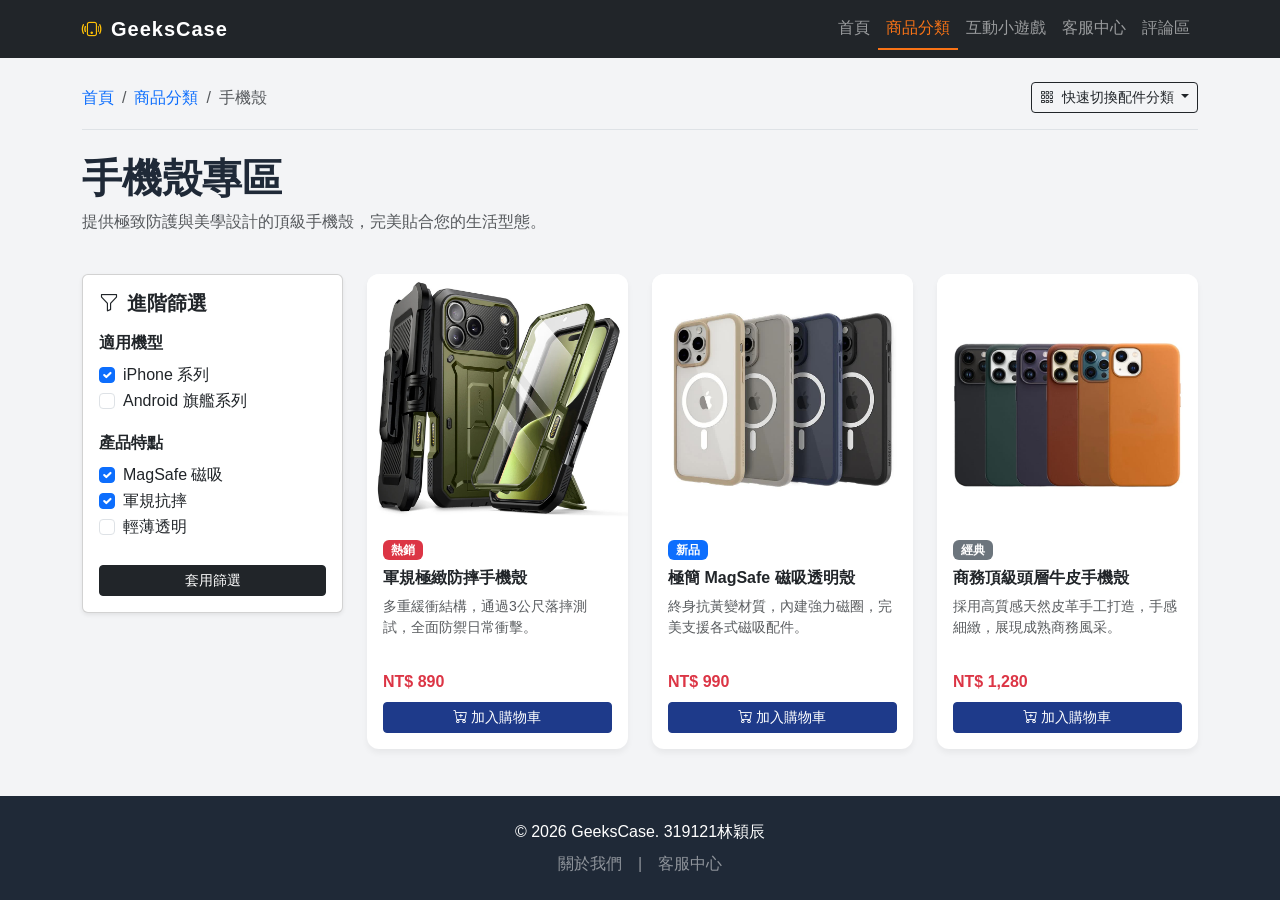
<file: case.html>
<!DOCTYPE html>
<html lang="zh-TW">
<head>
    <meta charset="UTF-8">
    <meta name="viewport" content="width=device-width, initial-scale=1.0">
    <title>GeeksCase | 手機殼專區</title>
    <link href="https://cdn.jsdelivr.net/npm/bootstrap@5.3.0/dist/css/bootstrap.min.css" rel="stylesheet">
    <link rel="stylesheet" href="css/style.css">
    <link rel="stylesheet" href="https://cdn.jsdelivr.net/npm/bootstrap-icons@1.11.0/font/bootstrap-icons.css">
</head>
<body>

    <nav class="navbar navbar-expand-lg navbar-dark bg-dark sticky-top">
        <div class="container">
            <a class="navbar-brand" href="index.html">
                <i class="bi bi-phone-vibrate text-warning me-2"></i>GeeksCase
            </a>
            <button class="navbar-toggler" type="button" data-bs-toggle="collapse" data-bs-target="#navbarNav">
                <span class="navbar-toggler-icon"></span>
            </button>
            <div class="collapse navbar-collapse" id="navbarNav">
                <ul class="navbar-nav ms-auto">
                    <li class="nav-item"><a class="nav-link" href="index.html">首頁</a></li>
                    <li class="nav-item"><a class="nav-link active" href="category.html">商品分類</a></li>
                    <li class="nav-item"><a class="nav-link" href="game.html">互動小遊戲</a></li>
                    <li class="nav-item"><a class="nav-link" href="support.html">客服中心</a></li>
                    <li class="nav-item"><a class="nav-link" href="reviews.html">評論區</a></li>
                </ul>
            </div>
        </div>
    </nav>

    <main class="container my-4">
        <div class="d-flex flex-column flex-md-row justify-content-between align-items-md-center border-bottom pb-3 mb-4 gap-3">
            <nav aria-label="breadcrumb" class="mb-0">
                <ol class="breadcrumb mb-0">
                    <li class="breadcrumb-item"><a href="index.html" class="text-decoration-none">首頁</a></li>
                    <li class="breadcrumb-item"><a href="category.html" class="text-decoration-none">商品分類</a></li>
                    <li class="breadcrumb-item active" aria-current="page">手機殼</li>
                </ol>
            </nav>

            <div class="dropdown">
                <button class="btn btn-outline-dark dropdown-toggle btn-sm" type="button" id="quickSwitchDropdown" data-bs-toggle="dropdown" aria-expanded="false">
                    <i class="bi bi-grid-3x3-gap me-1"></i> 快速切換配件分類
                </button>
                <ul class="dropdown-menu dropdown-menu-end" aria-labelledby="quickSwitchDropdown">
                    <li><a class="dropdown-menu-item dropdown-item active bg-dark" href="case.html">手機殼</a></li>
                    <li><a class="dropdown-menu-item dropdown-item" href="charger.html">充電器 / 充電線</a></li>
                    <li><a class="dropdown-menu-item dropdown-item" href="powerbank.html">行動電源</a></li>
                    <li><a class="dropdown-menu-item dropdown-item" href="stand.html">磁吸支架</a></li>
                    <li><a class="dropdown-menu-item dropdown-item" href="cooler.html">散熱器</a></li>
                </ul>
            </div>
        </div>

        <div class="row text-center text-md-start my-4">
            <div class="col-12">
                <h1 class="fw-bold">手機殼專區</h1>
                <p class="text-muted">提供極致防護與美學設計的頂級手機殼，完美貼合您的生活型態。</p>
            </div>
        </div>

        <div class="row">
            <aside class="col-lg-3 mb-4">
                <div class="card p-3 shadow-sm bg-white">
                    <h5 class="fw-bold mb-3"><i class="bi bi-funnel me-2"></i>進階篩選</h5>
                    
                    <div class="mb-3">
                        <label class="form-label fw-bold">適用機型</label>
                        <div class="form-check">
                            <input class="form-check-input" type="checkbox" id="model1" checked>
                            <label class="form-check-label" for="model1">iPhone 系列</label>
                        </div>
                        <div class="form-check">
                            <input class="form-check-input" type="checkbox" id="model2">
                            <label class="form-check-label" for="model2">Android 旗艦系列</label>
                        </div>
                    </div>

                    <div class="mb-3">
                        <label class="form-label fw-bold">產品特點</label>
                        <div class="form-check">
                            <input class="form-check-input" type="checkbox" id="feat1" checked>
                            <label class="form-check-label" for="feat1">MagSafe 磁吸</label>
                        </div>
                        <div class="form-check">
                            <input class="form-check-input" type="checkbox" id="feat2" checked>
                            <label class="form-check-label" for="feat2">軍規抗摔</label>
                        </div>
                        <div class="form-check">
                            <input class="form-check-input" type="checkbox" id="feat3">
                            <label class="form-check-label" for="feat3">輕薄透明</label>
                        </div>
                    </div>

                    <button class="btn btn-dark btn-sm w-100 mt-2">套用篩選</button>
                </div>
            </aside>

            <section class="col-lg-9">
                <div class="row g-4">
                    
                    <div class="col-md-4 col-sm-6">
                        <div class="card product-card h-100">
                            <img src="images/軍規極緻防摔手機殼.jpg" class="card-img-top" alt="軍規極緻防摔手機殼">
                            <div class="card-body d-flex flex-column">
                                <span class="badge bg-danger align-self-start mb-2">熱銷</span>
                                <h6 class="card-title fw-bold">軍規極緻防摔手機殼</h6>
                                <p class="card-text text-muted small flex-grow-1">多重緩衝結構，通過3公尺落摔測試，全面防禦日常衝擊。</p>
                                <div class="mt-3">
                                    <div class="text-danger fw-bold mb-2">NT$ 890</div>
                                    <button class="btn btn-primary btn-sm w-100"><i class="bi bi-cart-plus me-1"></i>加入購物車</button>
                                </div>
                            </div>
                        </div>
                    </div>

                    <div class="col-md-4 col-sm-6">
                        <div class="card product-card h-100">
                            <img src="images/手機殼.jpg" class="card-img-top" alt="極簡磁吸透明殼">
                            <div class="card-body d-flex flex-column">
                                <span class="badge bg-primary align-self-start mb-2">新品</span>
                                <h6 class="card-title fw-bold">極簡 MagSafe 磁吸透明殼</h6>
                                <p class="card-text text-muted small flex-grow-1">終身抗黃變材質，內建強力磁圈，完美支援各式磁吸配件。</p>
                                <div class="mt-3">
                                    <div class="text-danger fw-bold mb-2">NT$ 990</div>
                                    <button class="btn btn-primary btn-sm w-100"><i class="bi bi-cart-plus me-1"></i>加入購物車</button>
                                </div>
                            </div>
                        </div>
                    </div>

                    <div class="col-md-4 col-sm-6">
                        <div class="card product-card h-100">
                            <img src="images/商務頂級頭層牛皮手機殼.jpg" class="card-img-top" alt="商務頂級皮革手機殼">
                            <div class="card-body d-flex flex-column">
                                <span class="badge bg-secondary align-self-start mb-2">經典</span>
                                <h6 class="card-title fw-bold">商務頂級頭層牛皮手機殼</h6>
                                <p class="card-text text-muted small flex-grow-1">採用高質感天然皮革手工打造，手感細緻，展現成熟商務風采。</p>
                                <div class="mt-3">
                                    <div class="text-danger fw-bold mb-2">NT$ 1,280</div>
                                    <button class="btn btn-primary btn-sm w-100"><i class="bi bi-cart-plus me-1"></i>加入購物車</button>
                                </div>
                            </div>
                        </div>
                    </div>

                </div>
            </section>
        </div>
    </main>

    <footer class="text-white py-4 mt-auto">
        <div class="container text-center">
            <p class="mb-2">&copy; 2026 GeeksCase. 319121林穎辰</p>
            <div class="d-flex justify-content-center gap-3">
                <a href="about.html" class="text-white-50 text-decoration-none">關於我們</a>
                <span class="text-white-50">|</span>
                <a href="support.html" class="text-white-50 text-decoration-none">客服中心</a>
            </div>
        </div>
    </footer>

    <script src="https://cdn.jsdelivr.net/npm/bootstrap@5.3.0/dist/js/bootstrap.bundle.min.js"></script>
    <script src="js/main.js"></script>
</body>
</html>
</file>
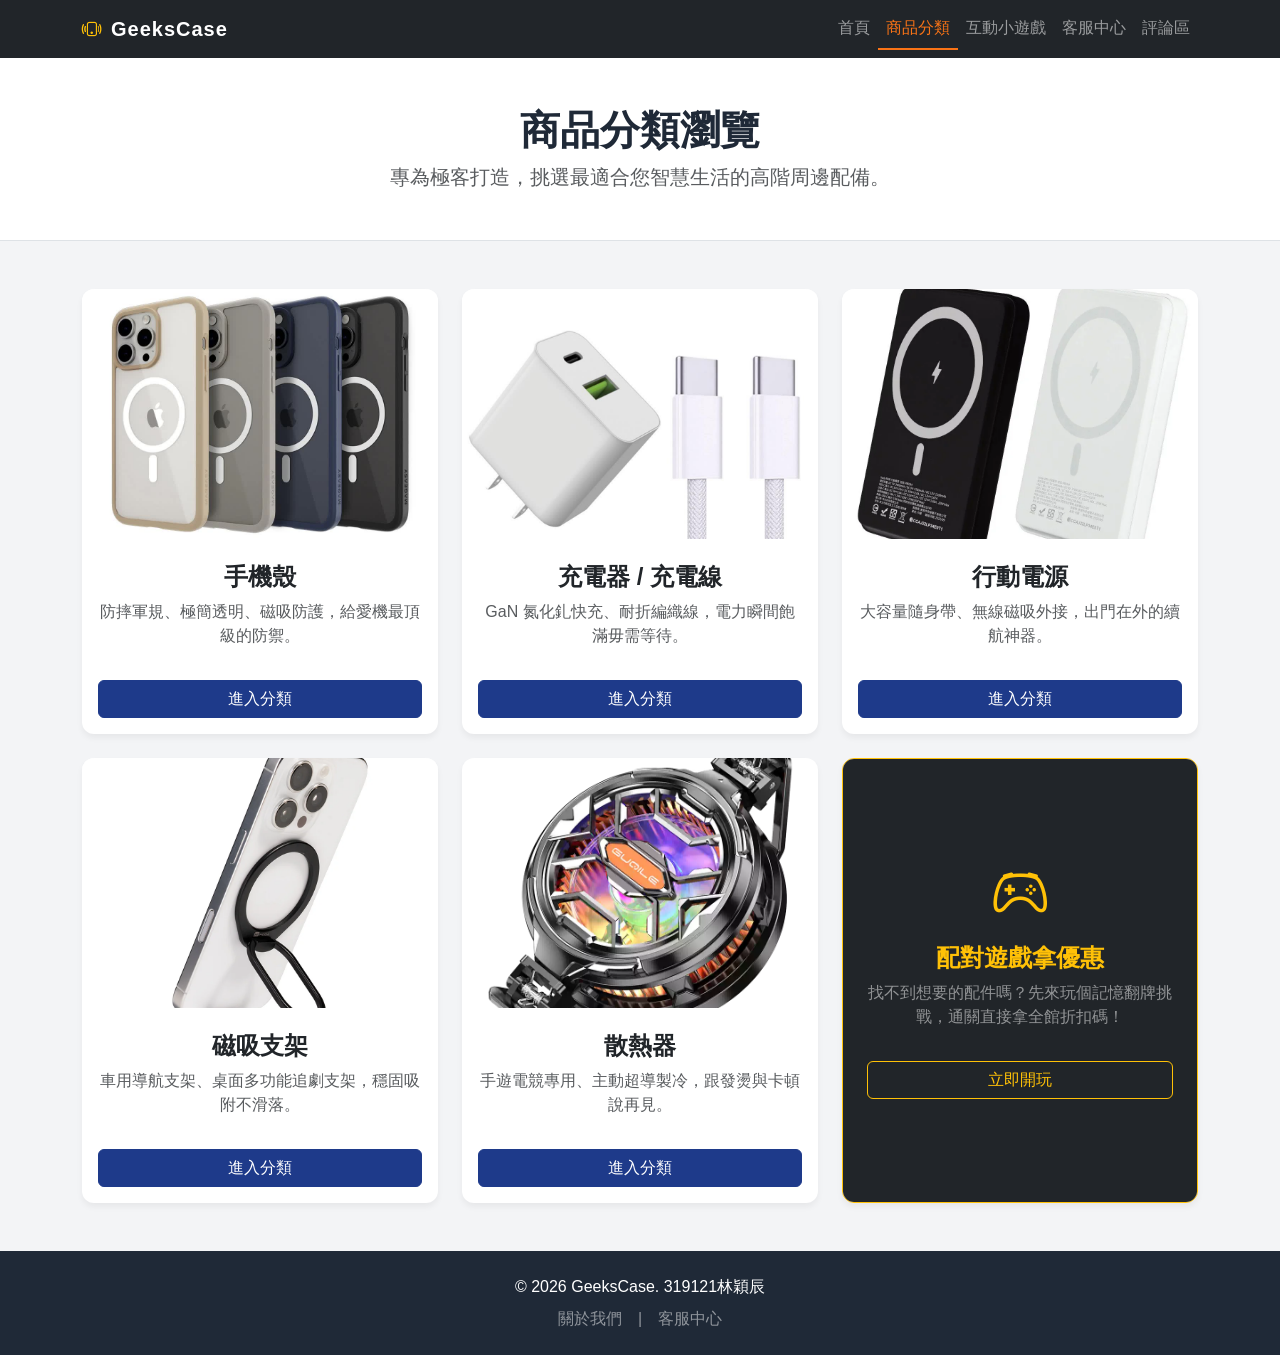
<file: category.html>
<!DOCTYPE html>
<html lang="zh-TW">
<head>
    <meta charset="UTF-8">
    <meta name="viewport" content="width=device-width, initial-scale=1.0">
    <title>GeeksCase | 商品分類</title>
    <link href="https://cdn.jsdelivr.net/npm/bootstrap@5.3.0/dist/css/bootstrap.min.css" rel="stylesheet">
    <link rel="stylesheet" href="css/style.css">
    <link rel="stylesheet" href="https://cdn.jsdelivr.net/npm/bootstrap-icons@1.11.0/font/bootstrap-icons.css">
</head>
<body>

    <nav class="navbar navbar-expand-lg navbar-dark bg-dark sticky-top">
        <div class="container">
            <a class="navbar-brand" href="index.html">
                <i class="bi bi-phone-vibrate text-warning me-2"></i>GeeksCase
            </a>
            <button class="navbar-toggler" type="button" data-bs-toggle="collapse" data-bs-target="#navbarNav">
                <span class="navbar-toggler-icon"></span>
            </button>
            <div class="collapse navbar-collapse" id="navbarNav">
                <ul class="navbar-nav ms-auto">
                    <li class="nav-item"><a class="nav-link" href="index.html">首頁</a></li>
                    <li class="nav-item"><a class="nav-link active" href="category.html">商品分類</a></li>
                    <li class="nav-item"><a class="nav-link" href="game.html">互動小遊戲</a></li>
                    <li class="nav-item"><a class="nav-link" href="support.html">客服中心</a></li>
                    <li class="nav-item"><a class="nav-link" href="reviews.html">評論區</a></li>
                </ul>
            </div>
        </div>
    </nav>

    <header class="bg-white py-5 border-bottom mb-5">
        <div class="container text-center">
            <h1 class="fw-bold mb-2">商品分類瀏覽</h1>
            <p class="text-muted lead mb-0">專為極客打造，挑選最適合您智慧生活的高階周邊配備。</p>
        </div>
    </header>

    <main class="container mb-5">
        <div class="row g-4">
            
            <div class="col-md-4 col-sm-6">
                <div class="card product-card h-100">
                    <img src="images/手機殼.jpg" class="card-img-top" alt="手機殼分類">
                    <div class="card-body d-flex flex-column text-center">
                        <h4 class="card-title fw-bold mt-2">手機殼</h4>
                        <p class="card-text text-muted flex-grow-1">防摔軍規、極簡透明、磁吸防護，給愛機最頂級的防禦。</p>
                        <a href="case.html" class="btn btn-primary w-100 mt-3">進入分類</a>
                    </div>
                </div>
            </div>

            <div class="col-md-4 col-sm-6">
                <div class="card product-card h-100">
                    <img src="images/充電器.jpg" class="card-img-top" alt="充電器/充電線分類">
                    <div class="card-body d-flex flex-column text-center">
                        <h4 class="card-title fw-bold mt-2">充電器 / 充電線</h4>
                        <p class="card-text text-muted flex-grow-1">GaN 氮化釓快充、耐折編織線，電力瞬間飽滿毋需等待。</p>
                        <a href="charger.html" class="btn btn-primary w-100 mt-3">進入分類</a>
                    </div>
                </div>
            </div>

            <div class="col-md-4 col-sm-6">
                <div class="card product-card h-100">
                    <img src="images/行動電源.jpg" class="card-img-top" alt="行動電源分類">
                    <div class="card-body d-flex flex-column text-center">
                        <h4 class="card-title fw-bold mt-2">行動電源</h4>
                        <p class="card-text text-muted flex-grow-1">大容量隨身帶、無線磁吸外接，出門在外的續航神器。</p>
                        <a href="powerbank.html" class="btn btn-primary w-100 mt-3">進入分類</a>
                    </div>
                </div>
            </div>

            <div class="col-md-4 col-sm-6">
                <div class="card product-card h-100">
                    <img src="images/磁吸支架.jpg" class="card-img-top" alt="磁吸支架分類">
                    <div class="card-body d-flex flex-column text-center">
                        <h4 class="card-title fw-bold mt-2">磁吸支架</h4>
                        <p class="card-text text-muted flex-grow-1">車用導航支架、桌面多功能追劇支架，穩固吸附不滑落。</p>
                        <a href="stand.html" class="btn btn-primary w-100 mt-3">進入分類</a>
                    </div>
                </div>
            </div>

            <div class="col-md-4 col-sm-6">
                <div class="card product-card h-100">
                    <img src="images/散熱器.jpg" class="card-img-top" alt="散熱器分類">
                    <div class="card-body d-flex flex-column text-center">
                        <h4 class="card-title fw-bold mt-2">散熱器</h4>
                        <p class="card-text text-muted flex-grow-1">手遊電競專用、主動超導製冷，跟發燙與卡頓說再見。</p>
                        <a href="cooler.html" class="btn btn-primary w-100 mt-3">進入分類</a>
                    </div>
                </div>
            </div>

            <div class="col-md-4 col-sm-6">
                <div class="card product-card h-100 border border-warning">
                    <div class="card-body d-flex flex-column justify-content-center align-items-center text-center bg-dark text-white p-4">
                        <i class="bi bi-controller text-warning display-4 mb-3"></i>
                        <h4 class="card-title fw-bold text-warning">配對遊戲拿優惠</h4>
                        <p class="card-text text-white-50">找不到想要的配件嗎？先來玩個記憶翻牌挑戰，通關直接拿全館折扣碼！</p>
                        <a href="game.html" class="btn btn-outline-warning w-100 mt-3">立即開玩</a>
                    </div>
                </div>
            </div>

        </div>
    </main>

    <footer class="text-white py-4 mt-auto">
        <div class="container text-center">
            <p class="mb-2">&copy; 2026 GeeksCase. 319121林穎辰</p>
            <div class="d-flex justify-content-center gap-3">
                <a href="about.html" class="text-white-50 text-decoration-none">關於我們</a>
                <span class="text-white-50">|</span>
                <a href="support.html" class="text-white-50 text-decoration-none">客服中心</a>
            </div>
        </div>
    </footer>

    <script src="https://cdn.jsdelivr.net/npm/bootstrap@5.3.0/dist/js/bootstrap.bundle.min.js"></script>
    <script src="js/main.js"></script>
</body>
</html>
</file>
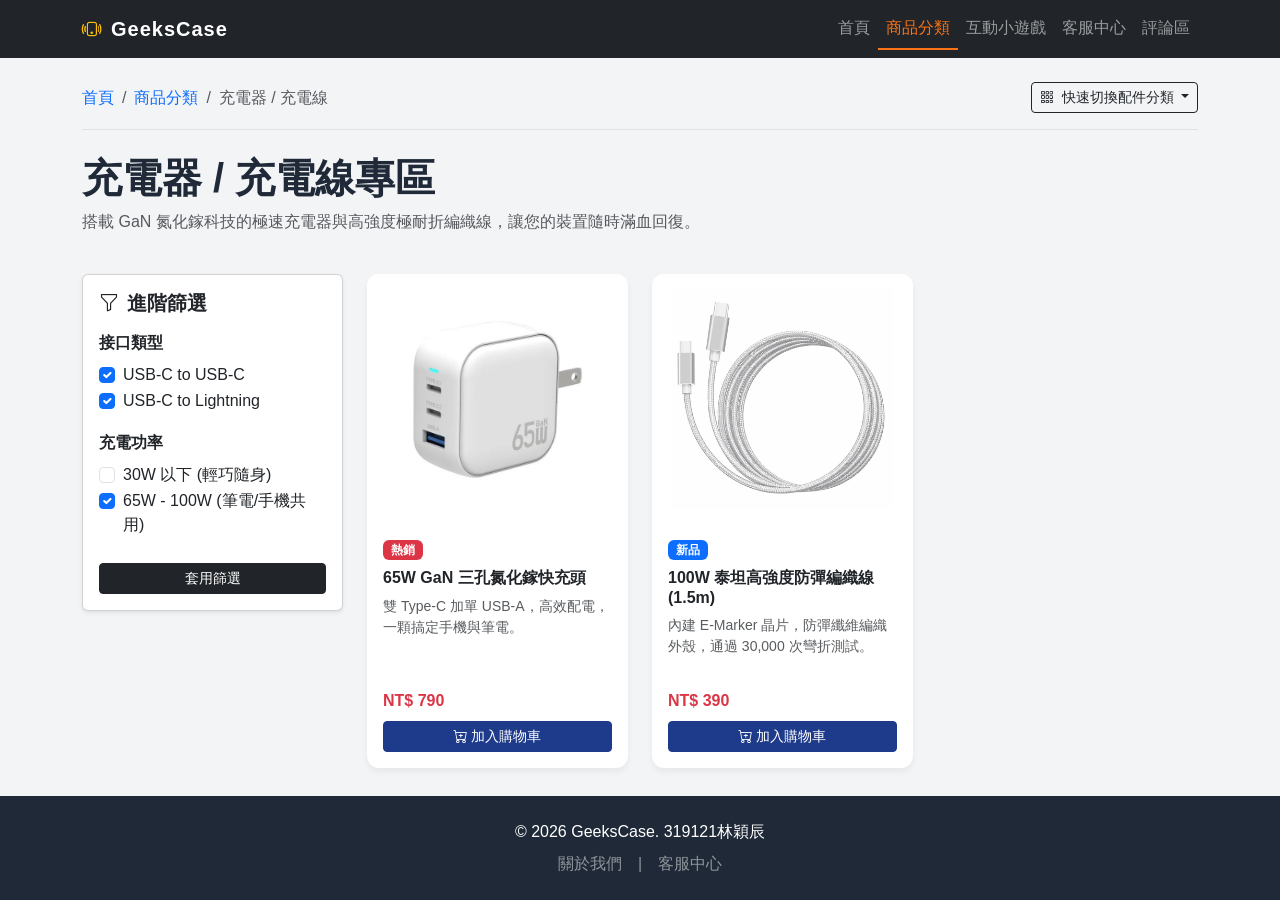
<file: charger.html>
<!DOCTYPE html>
<html lang="zh-TW">
<head>
    <meta charset="UTF-8">
    <meta name="viewport" content="width=device-width, initial-scale=1.0">
    <title>GeeksCase | 充電器與充電線</title>
    <link href="https://cdn.jsdelivr.net/npm/bootstrap@5.3.0/dist/css/bootstrap.min.css" rel="stylesheet">
    <link rel="stylesheet" href="css/style.css">
    <link rel="stylesheet" href="https://cdn.jsdelivr.net/npm/bootstrap-icons@1.11.0/font/bootstrap-icons.css">
</head>
<body>

    <nav class="navbar navbar-expand-lg navbar-dark bg-dark sticky-top">
        <div class="container">
            <a class="navbar-brand" href="index.html">
                <i class="bi bi-phone-vibrate text-warning me-2"></i>GeeksCase
            </a>
            <button class="navbar-toggler" type="button" data-bs-toggle="collapse" data-bs-target="#navbarNav">
                <span class="navbar-toggler-icon"></span>
            </button>
            <div class="collapse navbar-collapse" id="navbarNav">
                <ul class="navbar-nav ms-auto">
                    <li class="nav-item"><a class="nav-link" href="index.html">首頁</a></li>
                    <li class="nav-item"><a class="nav-link active" href="category.html">商品分類</a></li>
                    <li class="nav-item"><a class="nav-link" href="game.html">互動小遊戲</a></li>
                    <li class="nav-item"><a class="nav-link" href="support.html">客服中心</a></li>
                    <li class="nav-item"><a class="nav-link" href="reviews.html">評論區</a></li>
                </ul>
            </div>
        </div>
    </nav>

    <main class="container my-4">
        <div class="d-flex flex-column flex-md-row justify-content-between align-items-md-center border-bottom pb-3 mb-4 gap-3">
            <nav aria-label="breadcrumb" class="mb-0">
                <ol class="breadcrumb mb-0">
                    <li class="breadcrumb-item"><a href="index.html" class="text-decoration-none">首頁</a></li>
                    <li class="breadcrumb-item"><a href="category.html" class="text-decoration-none">商品分類</a></li>
                    <li class="breadcrumb-item active" aria-current="page">充電器 / 充電線</li>
                </ol>
            </nav>

            <div class="dropdown">
                <button class="btn btn-outline-dark dropdown-toggle btn-sm" type="button" id="quickSwitchDropdown" data-bs-toggle="dropdown" aria-expanded="false">
                    <i class="bi bi-grid-3x3-gap me-1"></i> 快速切換配件分類
                </button>
                <ul class="dropdown-menu dropdown-menu-end" aria-labelledby="quickSwitchDropdown">
                    <li><a class="dropdown-menu-item dropdown-item" href="case.html">手機殼</a></li>
                    <li><a class="dropdown-menu-item dropdown-item active bg-dark" href="charger.html">充電器 / 充電線</a></li>
                    <li><a class="dropdown-menu-item dropdown-item" href="powerbank.html">行動電源</a></li>
                    <li><a class="dropdown-menu-item dropdown-item" href="stand.html">磁吸支架</a></li>
                    <li><a class="dropdown-menu-item dropdown-item" href="cooler.html">散熱器</a></li>
                </ul>
            </div>
        </div>

        <div class="row text-center text-md-start my-4">
            <div class="col-12">
                <h1 class="fw-bold">充電器 / 充電線專區</h1>
                <p class="text-muted">搭載 GaN 氮化鎵科技的極速充電器與高強度極耐折編織線，讓您的裝置隨時滿血回復。</p>
            </div>
        </div>

        <div class="row">
            <aside class="col-lg-3 mb-4">
                <div class="card p-3 shadow-sm bg-white">
                    <h5 class="fw-bold mb-3"><i class="bi bi-funnel me-2"></i>進階篩選</h5>
                    
                    <div class="mb-3">
                        <label class="form-label fw-bold">接口類型</label>
                        <div class="form-check">
                            <input class="form-check-input" type="checkbox" id="port1" checked>
                            <label class="form-check-label" for="port1">USB-C to USB-C</label>
                        </div>
                        <div class="form-check">
                            <input class="form-check-input" type="checkbox" id="port2" checked>
                            <label class="form-check-label" for="port2">USB-C to Lightning</label>
                        </div>
                    </div>

                    <div class="mb-3">
                        <label class="form-label fw-bold">充電功率</label>
                        <div class="form-check">
                            <input class="form-check-input" type="checkbox" id="watt1">
                            <label class="form-check-label" for="watt1">30W 以下 (輕巧隨身)</label>
                        </div>
                        <div class="form-check">
                            <input class="form-check-input" type="checkbox" id="watt2" checked>
                            <label class="form-check-label" for="watt2">65W - 100W (筆電/手機共用)</label>
                        </div>
                    </div>

                    <button class="btn btn-dark btn-sm w-100 mt-2">套用篩選</button>
                </div>
            </aside>

            <section class="col-lg-9">
                <div class="row g-4">
                    
                    <div class="col-md-4 col-sm-6">
                        <div class="card product-card h-100">
                            <img src="images/三孔氮化鎵快充頭.jpg" class="card-img-top" alt="65W氮化鎵充電器">
                            <div class="card-body d-flex flex-column">
                                <span class="badge bg-danger align-self-start mb-2">熱銷</span>
                                <h6 class="card-title fw-bold">65W GaN 三孔氮化鎵快充頭</h6>
                                <p class="card-text text-muted small flex-grow-1">雙 Type-C 加單 USB-A，高效配電，一顆搞定手機與筆電。</p>
                                <div class="mt-3">
                                    <div class="text-danger fw-bold mb-2">NT$ 790</div>
                                    <button class="btn btn-primary btn-sm w-100"><i class="bi bi-cart-plus me-1"></i>加入購物車</button>
                                </div>
                            </div>
                        </div>
                    </div>

                    <div class="col-md-4 col-sm-6">
                        <div class="card product-card h-100">
                            <img src="images/泰坦編織快充線.jpg" class="card-img-top" alt="泰坦編織快充線">
                            <div class="card-body d-flex flex-column">
                                <span class="badge bg-primary align-self-start mb-2">新品</span>
                                <h6 class="card-title fw-bold">100W 泰坦高強度防彈編織線 (1.5m)</h6>
                                <p class="card-text text-muted small flex-grow-1">內建 E-Marker 晶片，防彈纖維編織外殼，通過 30,000 次彎折測試。</p>
                                <div class="mt-3">
                                    <div class="text-danger fw-bold mb-2">NT$ 390</div>
                                    <button class="btn btn-primary btn-sm w-100"><i class="bi bi-cart-plus me-1"></i>加入購物車</button>
                                </div>
                            </div>
                        </div>
                    </div>

                </div>
            </section>
        </div>
    </main>

    <footer class="text-white py-4 mt-auto">
        <div class="container text-center">
            <p class="mb-2">&copy; 2026 GeeksCase. 319121林穎辰</p>
            <div class="d-flex justify-content-center gap-3">
                <a href="about.html" class="text-white-50 text-decoration-none">關於我們</a>
                <span class="text-white-50">|</span>
                <a href="support.html" class="text-white-50 text-decoration-none">客服中心</a>
            </div>
        </div>
    </footer>

    <script src="https://cdn.jsdelivr.net/npm/bootstrap@5.3.0/dist/js/bootstrap.bundle.min.js"></script>
    <script src="js/main.js"></script>
</body>
</html>
</file>
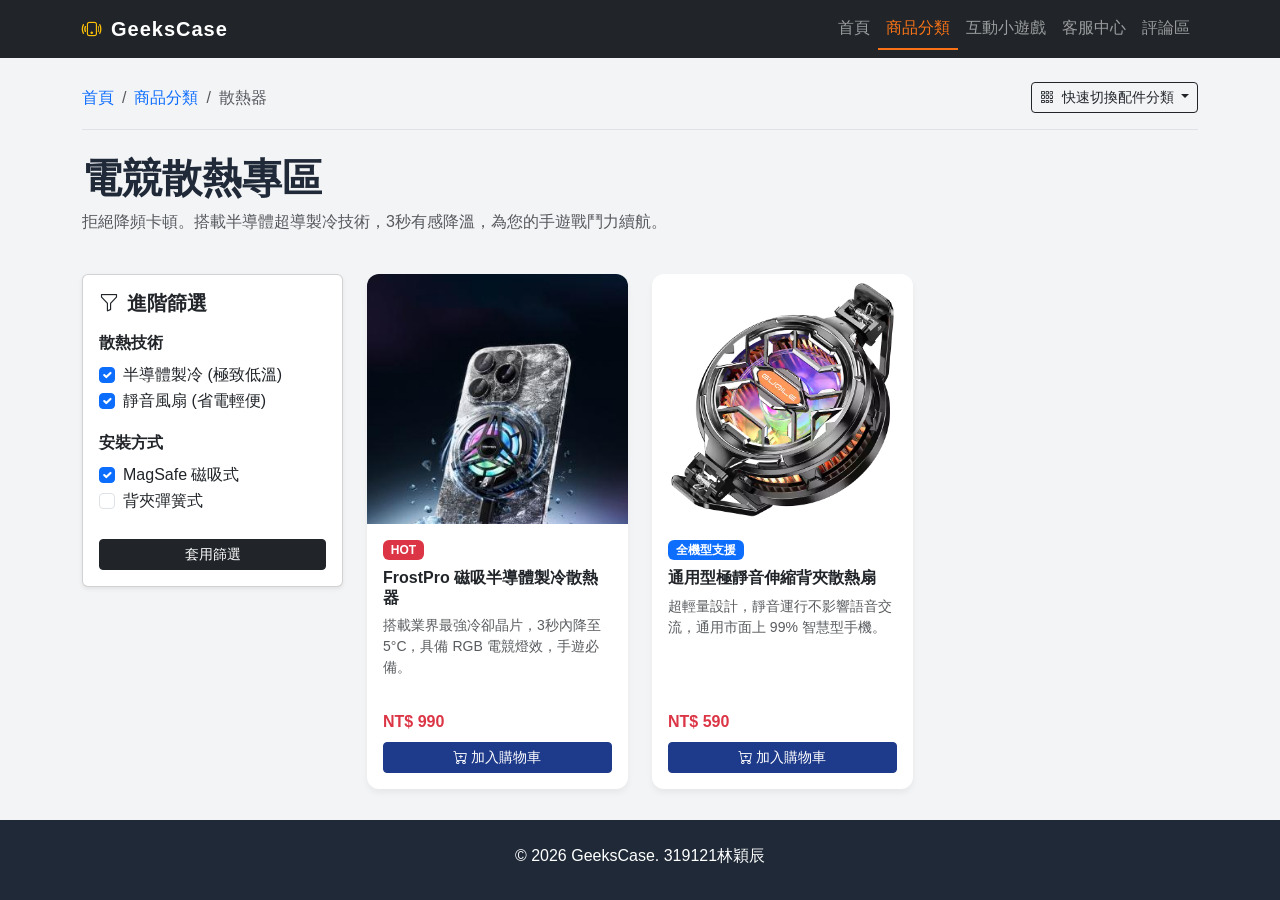
<file: cooler.html>
<!DOCTYPE html>
<html lang="zh-TW">
<head>
    <meta charset="UTF-8">
    <meta name="viewport" content="width=device-width, initial-scale=1.0">
    <title>GeeksCase | 手遊散熱專區</title>
    <link href="https://cdn.jsdelivr.net/npm/bootstrap@5.3.0/dist/css/bootstrap.min.css" rel="stylesheet">
    <link rel="stylesheet" href="css/style.css">
    <link rel="stylesheet" href="https://cdn.jsdelivr.net/npm/bootstrap-icons@1.11.0/font/bootstrap-icons.css">
</head>
<body>

    <nav class="navbar navbar-expand-lg navbar-dark bg-dark sticky-top">
        <div class="container">
            <a class="navbar-brand" href="index.html">
                <i class="bi bi-phone-vibrate text-warning me-2"></i>GeeksCase
            </a>
            <button class="navbar-toggler" type="button" data-bs-toggle="collapse" data-bs-target="#navbarNav">
                <span class="navbar-toggler-icon"></span>
            </button>
            <div class="collapse navbar-collapse" id="navbarNav">
                <ul class="navbar-nav ms-auto">
                    <li class="nav-item"><a class="nav-link" href="index.html">首頁</a></li>
                    <li class="nav-item"><a class="nav-link active" href="category.html">商品分類</a></li>
                    <li class="nav-item"><a class="nav-link" href="game.html">互動小遊戲</a></li>
                    <li class="nav-item"><a class="nav-link" href="support.html">客服中心</a></li>
                    <li class="nav-item"><a class="nav-link" href="reviews.html">評論區</a></li>
                </ul>
            </div>
        </div>
    </nav>

    <main class="container my-4">
        <div class="d-flex flex-column flex-md-row justify-content-between align-items-md-center border-bottom pb-3 mb-4 gap-3">
            <nav aria-label="breadcrumb" class="mb-0">
                <ol class="breadcrumb mb-0">
                    <li class="breadcrumb-item"><a href="index.html" class="text-decoration-none">首頁</a></li>
                    <li class="breadcrumb-item"><a href="category.html" class="text-decoration-none">商品分類</a></li>
                    <li class="breadcrumb-item active" aria-current="page">散熱器</li>
                </ol>
            </nav>

            <div class="dropdown">
                <button class="btn btn-outline-dark dropdown-toggle btn-sm" type="button" id="quickSwitchDropdown" data-bs-toggle="dropdown" aria-expanded="false">
                    <i class="bi bi-grid-3x3-gap me-1"></i> 快速切換配件分類
                </button>
                <ul class="dropdown-menu dropdown-menu-end" aria-labelledby="quickSwitchDropdown">
                    <li><a class="dropdown-item" href="case.html">手機殼</a></li>
                    <li><a class="dropdown-item" href="charger.html">充電器 / 充電線</a></li>
                    <li><a class="dropdown-item" href="powerbank.html">行動電源</a></li>
                    <li><a class="dropdown-item" href="stand.html">磁吸支架</a></li>
                    <li><a class="dropdown-item active bg-dark" href="cooler.html">散熱器</a></li>
                </ul>
            </div>
        </div>

        <div class="row text-center text-md-start my-4">
            <div class="col-12">
                <h1 class="fw-bold">電競散熱專區</h1>
                <p class="text-muted">拒絕降頻卡頓。搭載半導體超導製冷技術，3秒有感降溫，為您的手遊戰鬥力續航。</p>
            </div>
        </div>

        <div class="row">
            <aside class="col-lg-3 mb-4">
                <div class="card p-3 shadow-sm bg-white">
                    <h5 class="fw-bold mb-3"><i class="bi bi-funnel me-2"></i>進階篩選</h5>
                    
                    <div class="mb-3">
                        <label class="form-label fw-bold">散熱技術</label>
                        <div class="form-check">
                            <input class="form-check-input" type="checkbox" id="cool1" checked>
                            <label class="form-check-label" for="cool1">半導體製冷 (極致低溫)</label>
                        </div>
                        <div class="form-check">
                            <input class="form-check-input" type="checkbox" id="cool2" checked>
                            <label class="form-check-label" for="cool2">靜音風扇 (省電輕便)</label>
                        </div>
                    </div>

                    <div class="mb-3">
                        <label class="form-label fw-bold">安裝方式</label>
                        <div class="form-check">
                            <input class="form-check-input" type="checkbox" id="fix1" checked>
                            <label class="form-check-label" for="fix1">MagSafe 磁吸式</label>
                        </div>
                        <div class="form-check">
                            <input class="form-check-input" type="checkbox" id="fix2">
                            <label class="form-check-label" for="fix2">背夾彈簧式</label>
                        </div>
                    </div>

                    <button class="btn btn-dark btn-sm w-100 mt-2">套用篩選</button>
                </div>
            </aside>

            <section class="col-lg-9">
                <div class="row g-4">
                    
                    <div class="col-md-4 col-sm-6">
                        <div class="card product-card h-100">
                            <img src="images/極速製冷器.jpg" class="card-img-top" alt="極速製冷器">
                            <div class="card-body d-flex flex-column">
                                <span class="badge bg-danger align-self-start mb-2">HOT</span>
                                <h6 class="card-title fw-bold">FrostPro 磁吸半導體製冷散熱器</h6>
                                <p class="card-text text-muted small flex-grow-1">搭載業界最強冷卻晶片，3秒內降至 5°C，具備 RGB 電競燈效，手遊必備。</p>
                                <div class="mt-3">
                                    <div class="text-danger fw-bold mb-2">NT$ 990</div>
                                    <button class="btn btn-primary btn-sm w-100"><i class="bi bi-cart-plus me-1"></i>加入購物車</button>
                                </div>
                            </div>
                        </div>
                    </div>

                    <div class="col-md-4 col-sm-6">
                        <div class="card product-card h-100">
                            <img src="images/散熱器.jpg" class="card-img-top" alt="背夾散熱器">
                            <div class="card-body d-flex flex-column">
                                <span class="badge bg-primary align-self-start mb-2">全機型支援</span>
                                <h6 class="card-title fw-bold">通用型極靜音伸縮背夾散熱扇</h6>
                                <p class="card-text text-muted small flex-grow-1">超輕量設計，靜音運行不影響語音交流，通用市面上 99% 智慧型手機。</p>
                                <div class="mt-3">
                                    <div class="text-danger fw-bold mb-2">NT$ 590</div>
                                    <button class="btn btn-primary btn-sm w-100"><i class="bi bi-cart-plus me-1"></i>加入購物車</button>
                                </div>
                            </div>
                        </div>
                    </div>

                </div>
            </section>
        </div>
    </main>

    <footer class="text-white py-4 mt-auto">
        <div class="container text-center">
            <p class="mb-2">&copy; 2026 GeeksCase. 319121林穎辰</p>
        </div>
    </footer>

    <script src="https://cdn.jsdelivr.net/npm/bootstrap@5.3.0/dist/js/bootstrap.bundle.min.js"></script>
    <script src="js/main.js"></script>
</body>
</html>
</file>
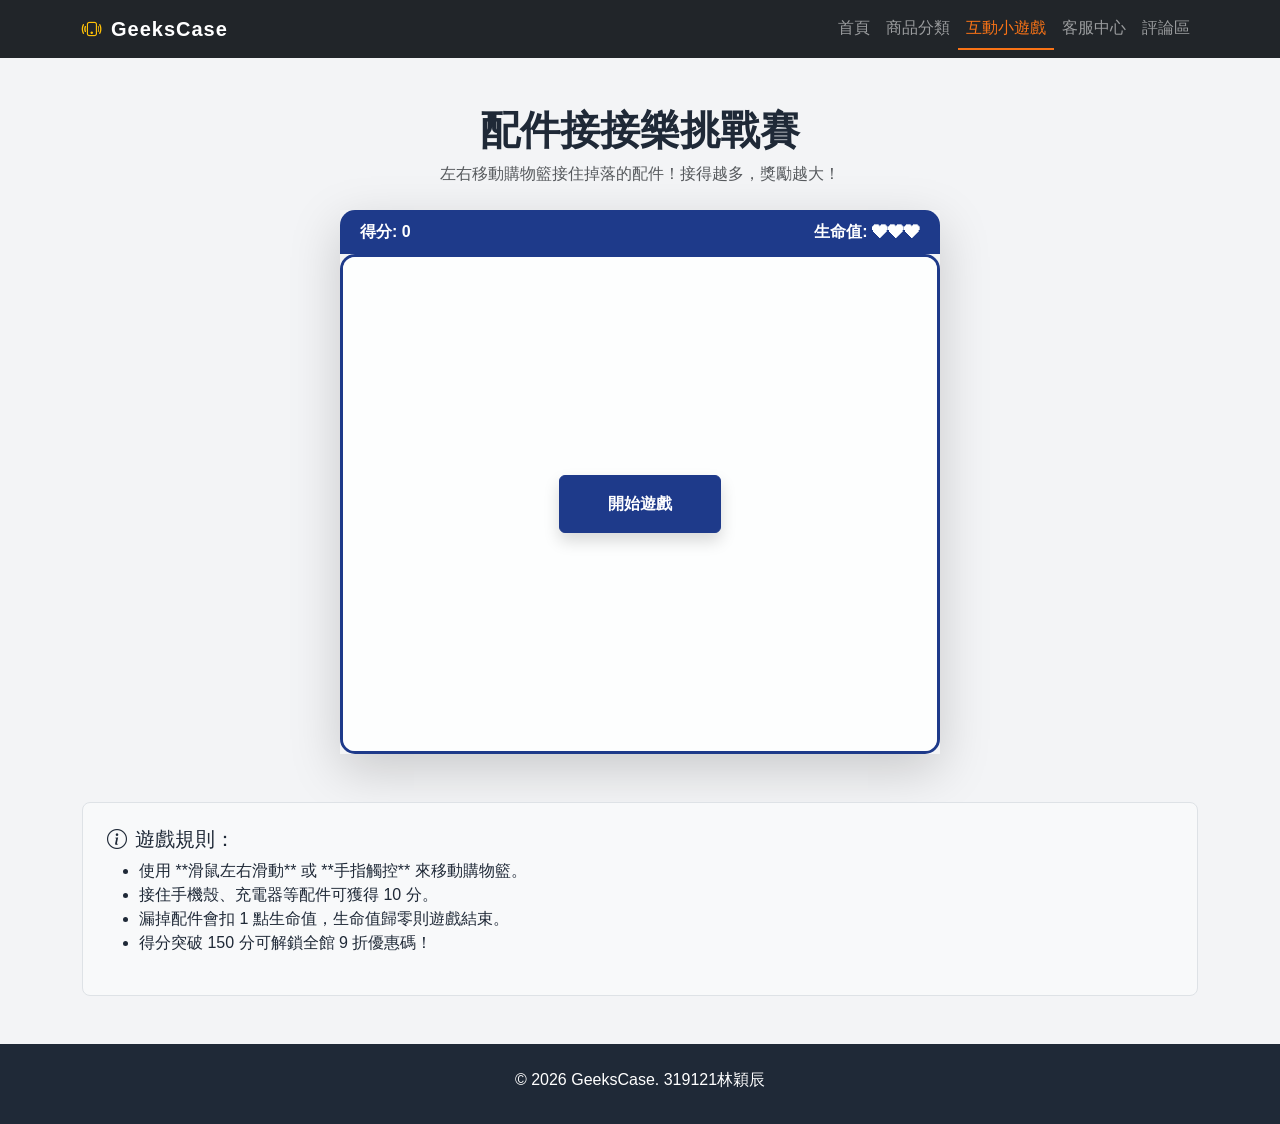
<file: game.html>
<!DOCTYPE html>
<html lang="zh-TW">
<head>
    <meta charset="UTF-8">
    <meta name="viewport" content="width=device-width, initial-scale=1.0">
    <title>GeeksCase | 接配件挑戰賽</title>
    <link href="https://cdn.jsdelivr.net/npm/bootstrap@5.3.0/dist/css/bootstrap.min.css" rel="stylesheet">
    <link rel="stylesheet" href="css/style.css">
    <link rel="stylesheet" href="https://cdn.jsdelivr.net/npm/bootstrap-icons@1.11.0/font/bootstrap-icons.css">
    <style>
        /* 針對遊戲頁面的額外局部樣式，稍後我會整合進 style.css */
        #game-canvas-container {
            width: 100%;
            max-width: 800px;
            height: 500px;
            margin: 0 auto;
            position: relative;
            background-color: #f8fafc;
            border: 3px solid #1e3a8a;
            border-radius: 15px;
            overflow: hidden; /* 防止配件掉到框外 */
            cursor: none;    /* 在遊戲區域隱藏滑鼠，用籃子代替 */
        }
        
        .game-info-bar {
            display: flex;
            justify-content: space-between;
            padding: 10px 20px;
            background: #1e3a8a;
            color: white;
            border-radius: 15px 15px 0 0;
            font-weight: bold;
        }

        #game-over-overlay {
            position: absolute;
            top: 0;
            left: 0;
            width: 100%;
            height: 100%;
            background: rgba(0,0,0,0.85);
            display: none; /* 預設隱藏 */
            flex-direction: column;
            justify-content: center;
            align-items: center;
            color: white;
            z-index: 100;
        }
    </style>
</head>
<body>

    <nav class="navbar navbar-expand-lg navbar-dark bg-dark sticky-top">
        <div class="container">
            <a class="navbar-brand" href="index.html">
                <i class="bi bi-phone-vibrate text-warning me-2"></i>GeeksCase
            </a>
            <button class="navbar-toggler" type="button" data-bs-toggle="collapse" data-bs-target="#navbarNav">
                <span class="navbar-toggler-icon"></span>
            </button>
            <div class="collapse navbar-collapse" id="navbarNav">
                <ul class="navbar-nav ms-auto">
                    <li class="nav-item"><a class="nav-link" href="index.html">首頁</a></li>
                    <li class="nav-item"><a class="nav-link" href="category.html">商品分類</a></li>
                    <li class="nav-item"><a class="nav-link active" href="game.html">互動小遊戲</a></li>
                    <li class="nav-item"><a class="nav-link" href="support.html">客服中心</a></li>
                    <li class="nav-item"><a class="nav-link" href="reviews.html">評論區</a></li>
                </ul>
            </div>
        </div>
    </nav>

    <main class="container my-5">
        <div class="text-center mb-4">
            <h1 class="fw-bold">配件接接樂挑戰賽</h1>
            <p class="text-muted">左右移動購物籃接住掉落的配件！接得越多，獎勵越大！</p>
        </div>

        <div class="game-container shadow-lg">
            <div class="game-info-bar">
                <span>得分: <span id="game-score">0</span></span>
                <span>生命值: <span id="game-lives">❤❤❤</span></span>
            </div>
            
            <div id="game-canvas-container">
                <div id="game-over-overlay">
                    <h2 class="display-4 fw-bold text-warning">遊戲結束!</h2>
                    <p class="lead">最終得分: <span id="final-score">0</span></p>
                    <div id="reward-msg" class="mb-4 text-center px-3"></div>
                    <button class="btn btn-warning btn-lg fw-bold" onclick="resetGame()">重新挑戰</button>
                </div>

                <div id="game-start-overlay" style="position: absolute; width:100%; height:100%; display:flex; justify-content:center; align-items:center; background:rgba(255,255,255,0.8); z-index:10;">
                    <button class="btn btn-primary btn-xl px-5 py-3 fw-bold shadow" onclick="startGame()">開始遊戲</button>
                </div>

                <canvas id="gameCanvas"></canvas>
            </div>
        </div>

        <div class="mt-5 p-4 bg-light rounded-3 border">
            <h5><i class="bi bi-info-circle me-2"></i>遊戲規則：</h5>
            <ul>
                <li>使用 **滑鼠左右滑動** 或 **手指觸控** 來移動購物籃。</li>
                <li>接住手機殼、充電器等配件可獲得 10 分。</li>
                <li>漏掉配件會扣 1 點生命值，生命值歸零則遊戲結束。</li>
                <li>得分突破 150 分可解鎖全館 9 折優惠碼！</li>
            </ul>
        </div>
    </main>

    <footer class="text-white py-4 mt-auto">
        <div class="container text-center">
            <p class="mb-2">&copy; 2026 GeeksCase. 319121林穎辰</p>
        </div>
    </footer>

    <script src="https://cdn.jsdelivr.net/npm/bootstrap@5.3.0/dist/js/bootstrap.bundle.min.js"></script>
    <script src="js/main.js"></script>
</body>
</html>
</file>
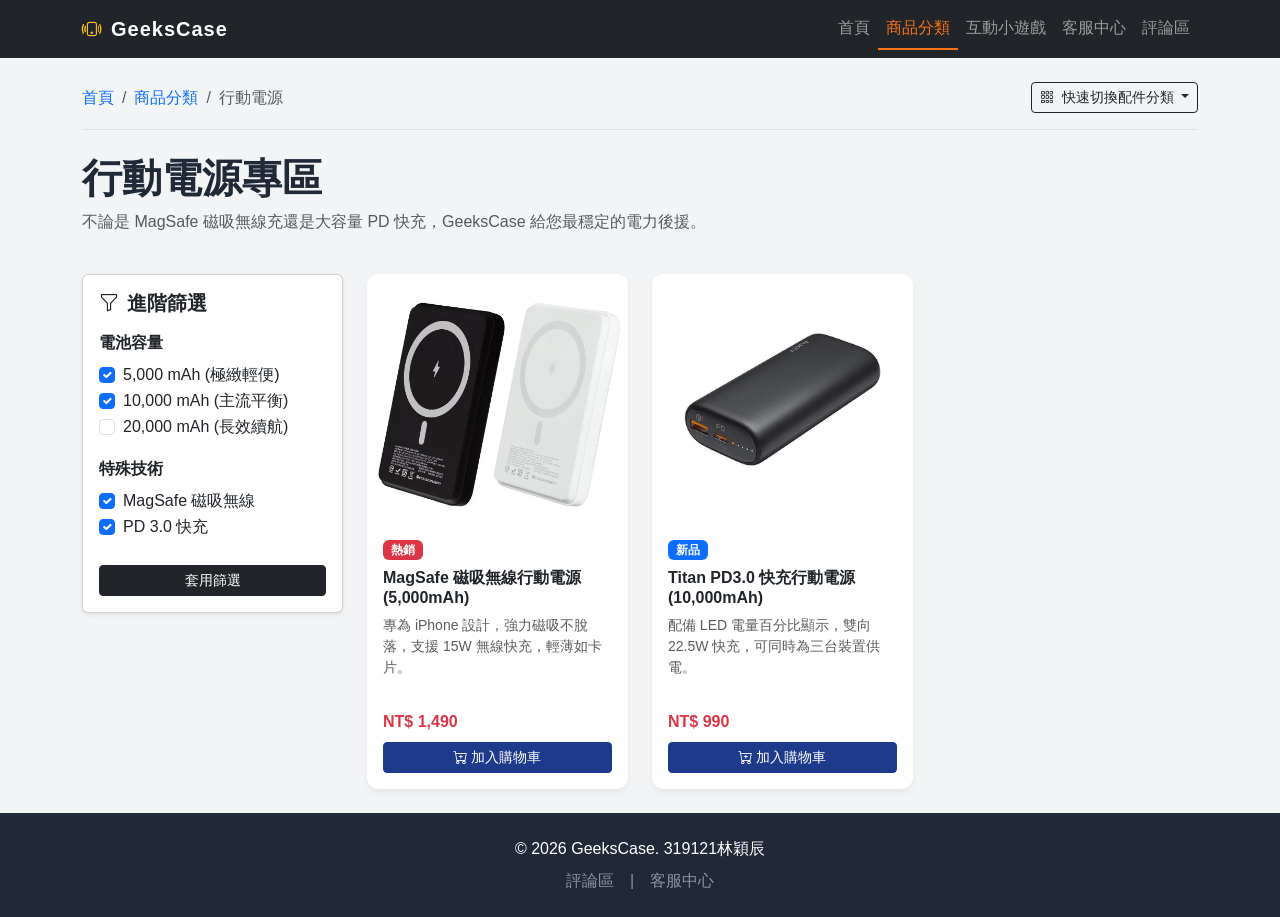
<file: powerbank.html>
<!DOCTYPE html>
<html lang="zh-TW">
<head>
    <meta charset="UTF-8">
    <meta name="viewport" content="width=device-width, initial-scale=1.0">
    <title>GeeksCase | 行動電源專區</title>
    <link href="https://cdn.jsdelivr.net/npm/bootstrap@5.3.0/dist/css/bootstrap.min.css" rel="stylesheet">
    <link rel="stylesheet" href="css/style.css">
    <link rel="stylesheet" href="https://cdn.jsdelivr.net/npm/bootstrap-icons@1.11.0/font/bootstrap-icons.css">
</head>
<body>

    <nav class="navbar navbar-expand-lg navbar-dark bg-dark sticky-top">
        <div class="container">
            <a class="navbar-brand" href="index.html">
                <i class="bi bi-phone-vibrate text-warning me-2"></i>GeeksCase
            </a>
            <button class="navbar-toggler" type="button" data-bs-toggle="collapse" data-bs-target="#navbarNav">
                <span class="navbar-toggler-icon"></span>
            </button>
            <div class="collapse navbar-collapse" id="navbarNav">
                <ul class="navbar-nav ms-auto">
                    <li class="nav-item"><a class="nav-link" href="index.html">首頁</a></li>
                    <li class="nav-item"><a class="nav-link active" href="category.html">商品分類</a></li>
                    <li class="nav-item"><a class="nav-link" href="game.html">互動小遊戲</a></li>
                    <li class="nav-item"><a class="nav-link" href="support.html">客服中心</a></li>
                    <li class="nav-item"><a class="nav-link" href="reviews.html">評論區</a></li>
                </ul>
            </div>
        </div>
    </nav>

    <main class="container my-4">
        <div class="d-flex flex-column flex-md-row justify-content-between align-items-md-center border-bottom pb-3 mb-4 gap-3">
            <nav aria-label="breadcrumb" class="mb-0">
                <ol class="breadcrumb mb-0">
                    <li class="breadcrumb-item"><a href="index.html" class="text-decoration-none">首頁</a></li>
                    <li class="breadcrumb-item"><a href="category.html" class="text-decoration-none">商品分類</a></li>
                    <li class="breadcrumb-item active" aria-current="page">行動電源</li>
                </ol>
            </nav>

            <div class="dropdown">
                <button class="btn btn-outline-dark dropdown-toggle btn-sm" type="button" id="quickSwitchDropdown" data-bs-toggle="dropdown" aria-expanded="false">
                    <i class="bi bi-grid-3x3-gap me-1"></i> 快速切換配件分類
                </button>
                <ul class="dropdown-menu dropdown-menu-end" aria-labelledby="quickSwitchDropdown">
                    <li><a class="dropdown-item" href="case.html">手機殼</a></li>
                    <li><a class="dropdown-item" href="charger.html">充電器 / 充電線</a></li>
                    <li><a class="dropdown-item active bg-dark" href="powerbank.html">行動電源</a></li>
                    <li><a class="dropdown-item" href="stand.html">磁吸支架</a></li>
                    <li><a class="dropdown-item" href="cooler.html">散熱器</a></li>
                </ul>
            </div>
        </div>

        <div class="row text-center text-md-start my-4">
            <div class="col-12">
                <h1 class="fw-bold">行動電源專區</h1>
                <p class="text-muted">不論是 MagSafe 磁吸無線充還是大容量 PD 快充，GeeksCase 給您最穩定的電力後援。</p>
            </div>
        </div>

        <div class="row">
            <aside class="col-lg-3 mb-4">
                <div class="card p-3 shadow-sm bg-white">
                    <h5 class="fw-bold mb-3"><i class="bi bi-funnel me-2"></i>進階篩選</h5>
                    
                    <div class="mb-3">
                        <label class="form-label fw-bold">電池容量</label>
                        <div class="form-check">
                            <input class="form-check-input" type="checkbox" id="cap1" checked>
                            <label class="form-check-label" for="cap1">5,000 mAh (極緻輕便)</label>
                        </div>
                        <div class="form-check">
                            <input class="form-check-input" type="checkbox" id="cap2" checked>
                            <label class="form-check-label" for="cap2">10,000 mAh (主流平衡)</label>
                        </div>
                        <div class="form-check">
                            <input class="form-check-input" type="checkbox" id="cap3">
                            <label class="form-check-label" for="cap3">20,000 mAh (長效續航)</label>
                        </div>
                    </div>

                    <div class="mb-3">
                        <label class="form-label fw-bold">特殊技術</label>
                        <div class="form-check">
                            <input class="form-check-input" type="checkbox" id="tech1" checked>
                            <label class="form-check-label" for="tech1">MagSafe 磁吸無線</label>
                        </div>
                        <div class="form-check">
                            <input class="form-check-input" type="checkbox" id="tech2" checked>
                            <label class="form-check-label" for="tech2">PD 3.0 快充</label>
                        </div>
                    </div>

                    <button class="btn btn-dark btn-sm w-100 mt-2">套用篩選</button>
                </div>
            </aside>

            <section class="col-lg-9">
                <div class="row g-4">
                    
                    <div class="col-md-4 col-sm-6">
                        <div class="card product-card h-100">
                            <img src="images/行動電源.jpg" class="card-img-top" alt="MagSafe磁吸行動電源">
                            <div class="card-body d-flex flex-column">
                                <span class="badge bg-danger align-self-start mb-2">熱銷</span>
                                <h6 class="card-title fw-bold">MagSafe 磁吸無線行動電源 (5,000mAh)</h6>
                                <p class="card-text text-muted small flex-grow-1">專為 iPhone 設計，強力磁吸不脫落，支援 15W 無線快充，輕薄如卡片。</p>
                                <div class="mt-3">
                                    <div class="text-danger fw-bold mb-2">NT$ 1,490</div>
                                    <button class="btn btn-primary btn-sm w-100"><i class="bi bi-cart-plus me-1"></i>加入購物車</button>
                                </div>
                            </div>
                        </div>
                    </div>

                    <div class="col-md-4 col-sm-6">
                        <div class="card product-card h-100">
                            <img src="images/PD快充行動電源.jpg" class="card-img-top" alt="PD快充行動電源">
                            <div class="card-body d-flex flex-column">
                                <span class="badge bg-primary align-self-start mb-2">新品</span>
                                <h6 class="card-title fw-bold">Titan PD3.0 快充行動電源 (10,000mAh)</h6>
                                <p class="card-text text-muted small flex-grow-1">配備 LED 電量百分比顯示，雙向 22.5W 快充，可同時為三台裝置供電。</p>
                                <div class="mt-3">
                                    <div class="text-danger fw-bold mb-2">NT$ 990</div>
                                    <button class="btn btn-primary btn-sm w-100"><i class="bi bi-cart-plus me-1"></i>加入購物車</button>
                                </div>
                            </div>
                        </div>
                    </div>

                </div>
            </section>
        </div>
    </main>

    <footer class="text-white py-4 mt-auto">
        <div class="container text-center">
            <p class="mb-2">&copy; 2026 GeeksCase. 319121林穎辰</p>
            <div class="d-flex justify-content-center gap-3">
                <a href="reviews.html" class="text-white-50 text-decoration-none">評論區</a>
                <span class="text-white-50">|</span>
                <a href="support.html" class="text-white-50 text-decoration-none">客服中心</a>
            </div>
        </div>
    </footer>

    <script src="https://cdn.jsdelivr.net/npm/bootstrap@5.3.0/dist/js/bootstrap.bundle.min.js"></script>
    <script src="js/main.js"></script>
</body>
</html>
</file>
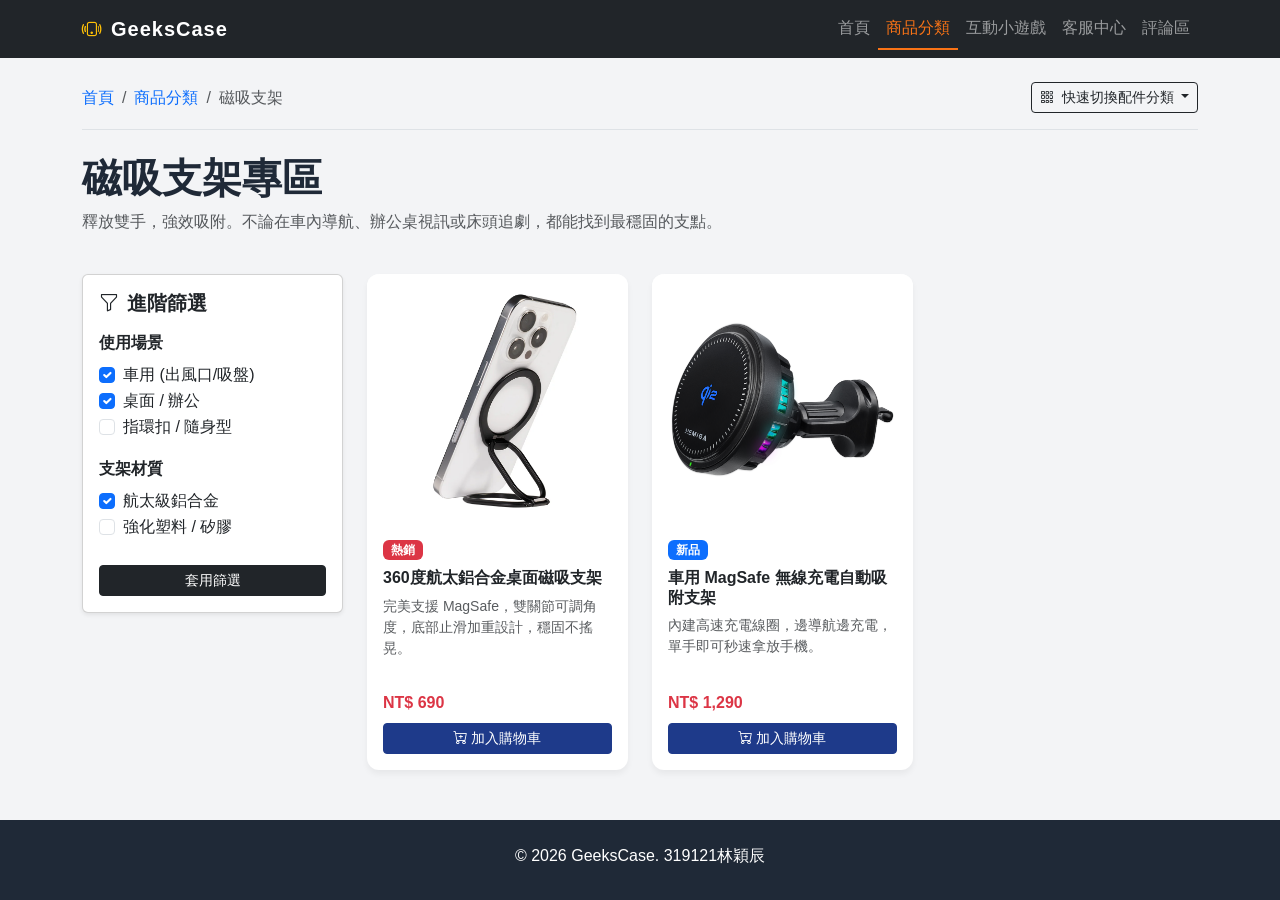
<file: stand.html>
<!DOCTYPE html>
<html lang="zh-TW">
<head>
    <meta charset="UTF-8">
    <meta name="viewport" content="width=device-width, initial-scale=1.0">
    <title>GeeksCase | 磁吸支架專區</title>
    <link href="https://cdn.jsdelivr.net/npm/bootstrap@5.3.0/dist/css/bootstrap.min.css" rel="stylesheet">
    <link rel="stylesheet" href="css/style.css">
    <link rel="stylesheet" href="https://cdn.jsdelivr.net/npm/bootstrap-icons@1.11.0/font/bootstrap-icons.css">
</head>
<body>

    <nav class="navbar navbar-expand-lg navbar-dark bg-dark sticky-top">
        <div class="container">
            <a class="navbar-brand" href="index.html">
                <i class="bi bi-phone-vibrate text-warning me-2"></i>GeeksCase
            </a>
            <button class="navbar-toggler" type="button" data-bs-toggle="collapse" data-bs-target="#navbarNav">
                <span class="navbar-toggler-icon"></span>
            </button>
            <div class="collapse navbar-collapse" id="navbarNav">
                <ul class="navbar-nav ms-auto">
                    <li class="nav-item"><a class="nav-link" href="index.html">首頁</a></li>
                    <li class="nav-item"><a class="nav-link active" href="category.html">商品分類</a></li>
                    <li class="nav-item"><a class="nav-link" href="game.html">互動小遊戲</a></li>
                    <li class="nav-item"><a class="nav-link" href="support.html">客服中心</a></li>
                    <li class="nav-item"><a class="nav-link" href="reviews.html">評論區</a></li>
                </ul>
            </div>
        </div>
    </nav>

    <main class="container my-4">
        <div class="d-flex flex-column flex-md-row justify-content-between align-items-md-center border-bottom pb-3 mb-4 gap-3">
            <nav aria-label="breadcrumb" class="mb-0">
                <ol class="breadcrumb mb-0">
                    <li class="breadcrumb-item"><a href="index.html" class="text-decoration-none">首頁</a></li>
                    <li class="breadcrumb-item"><a href="category.html" class="text-decoration-none">商品分類</a></li>
                    <li class="breadcrumb-item active" aria-current="page">磁吸支架</li>
                </ol>
            </nav>

            <div class="dropdown">
                <button class="btn btn-outline-dark dropdown-toggle btn-sm" type="button" id="quickSwitchDropdown" data-bs-toggle="dropdown" aria-expanded="false">
                    <i class="bi bi-grid-3x3-gap me-1"></i> 快速切換配件分類
                </button>
                <ul class="dropdown-menu dropdown-menu-end" aria-labelledby="quickSwitchDropdown">
                    <li><a class="dropdown-item" href="case.html">手機殼</a></li>
                    <li><a class="dropdown-item" href="charger.html">充電器 / 充電線</a></li>
                    <li><a class="dropdown-item" href="powerbank.html">行動電源</a></li>
                    <li><a class="dropdown-item active bg-dark" href="stand.html">磁吸支架</a></li>
                    <li><a class="dropdown-item" href="cooler.html">散熱器</a></li>
                </ul>
            </div>
        </div>

        <div class="row text-center text-md-start my-4">
            <div class="col-12">
                <h1 class="fw-bold">磁吸支架專區</h1>
                <p class="text-muted">釋放雙手，強效吸附。不論在車內導航、辦公桌視訊或床頭追劇，都能找到最穩固的支點。</p>
            </div>
        </div>

        <div class="row">
            <aside class="col-lg-3 mb-4">
                <div class="card p-3 shadow-sm bg-white">
                    <h5 class="fw-bold mb-3"><i class="bi bi-funnel me-2"></i>進階篩選</h5>
                    
                    <div class="mb-3">
                        <label class="form-label fw-bold">使用場景</label>
                        <div class="form-check">
                            <input class="form-check-input" type="checkbox" id="scene1" checked>
                            <label class="form-check-label" for="scene1">車用 (出風口/吸盤)</label>
                        </div>
                        <div class="form-check">
                            <input class="form-check-input" type="checkbox" id="scene2" checked>
                            <label class="form-check-label" for="scene2">桌面 / 辦公</label>
                        </div>
                        <div class="form-check">
                            <input class="form-check-input" type="checkbox" id="scene3">
                            <label class="form-check-label" for="scene3">指環扣 / 隨身型</label>
                        </div>
                    </div>

                    <div class="mb-3">
                        <label class="form-label fw-bold">支架材質</label>
                        <div class="form-check">
                            <input class="form-check-input" type="checkbox" id="mat1" checked>
                            <label class="form-check-label" for="mat1">航太級鋁合金</label>
                        </div>
                        <div class="form-check">
                            <input class="form-check-input" type="checkbox" id="mat2">
                            <label class="form-check-label" for="mat2">強化塑料 / 矽膠</label>
                        </div>
                    </div>

                    <button class="btn btn-dark btn-sm w-100 mt-2">套用篩選</button>
                </div>
            </aside>

            <section class="col-lg-9">
                <div class="row g-4">
                    
                    <div class="col-md-4 col-sm-6">
                        <div class="card product-card h-100">
                            <img src="images/磁吸支架.jpg" class="card-img-top" alt="鋁合金旋轉支架">
                            <div class="card-body d-flex flex-column">
                                <span class="badge bg-danger align-self-start mb-2">熱銷</span>
                                <h6 class="card-title fw-bold">360度航太鋁合金桌面磁吸支架</h6>
                                <p class="card-text text-muted small flex-grow-1">完美支援 MagSafe，雙關節可調角度，底部止滑加重設計，穩固不搖晃。</p>
                                <div class="mt-3">
                                    <div class="text-danger fw-bold mb-2">NT$ 690</div>
                                    <button class="btn btn-primary btn-sm w-100"><i class="bi bi-cart-plus me-1"></i>加入購物車</button>
                                </div>
                            </div>
                        </div>
                    </div>

                    <div class="col-md-4 col-sm-6">
                        <div class="card product-card h-100">
                            <img src="images/車用無線充支架.jpg" class="card-img-top" alt="車用無線充支架">
                            <div class="card-body d-flex flex-column">
                                <span class="badge bg-primary align-self-start mb-2">新品</span>
                                <h6 class="card-title fw-bold">車用 MagSafe 無線充電自動吸附支架</h6>
                                <p class="card-text text-muted small flex-grow-1">內建高速充電線圈，邊導航邊充電，單手即可秒速拿放手機。</p>
                                <div class="mt-3">
                                    <div class="text-danger fw-bold mb-2">NT$ 1,290</div>
                                    <button class="btn btn-primary btn-sm w-100"><i class="bi bi-cart-plus me-1"></i>加入購物車</button>
                                </div>
                            </div>
                        </div>
                    </div>

                </div>
            </section>
        </div>
    </main>

    <footer class="text-white py-4 mt-auto">
        <div class="container text-center">
            <p class="mb-2">&copy; 2026 GeeksCase. 319121林穎辰</p>
        </div>
    </footer>

    <script src="https://cdn.jsdelivr.net/npm/bootstrap@5.3.0/dist/js/bootstrap.bundle.min.js"></script>
    <script src="js/main.js"></script>
</body>
</html>
</file>
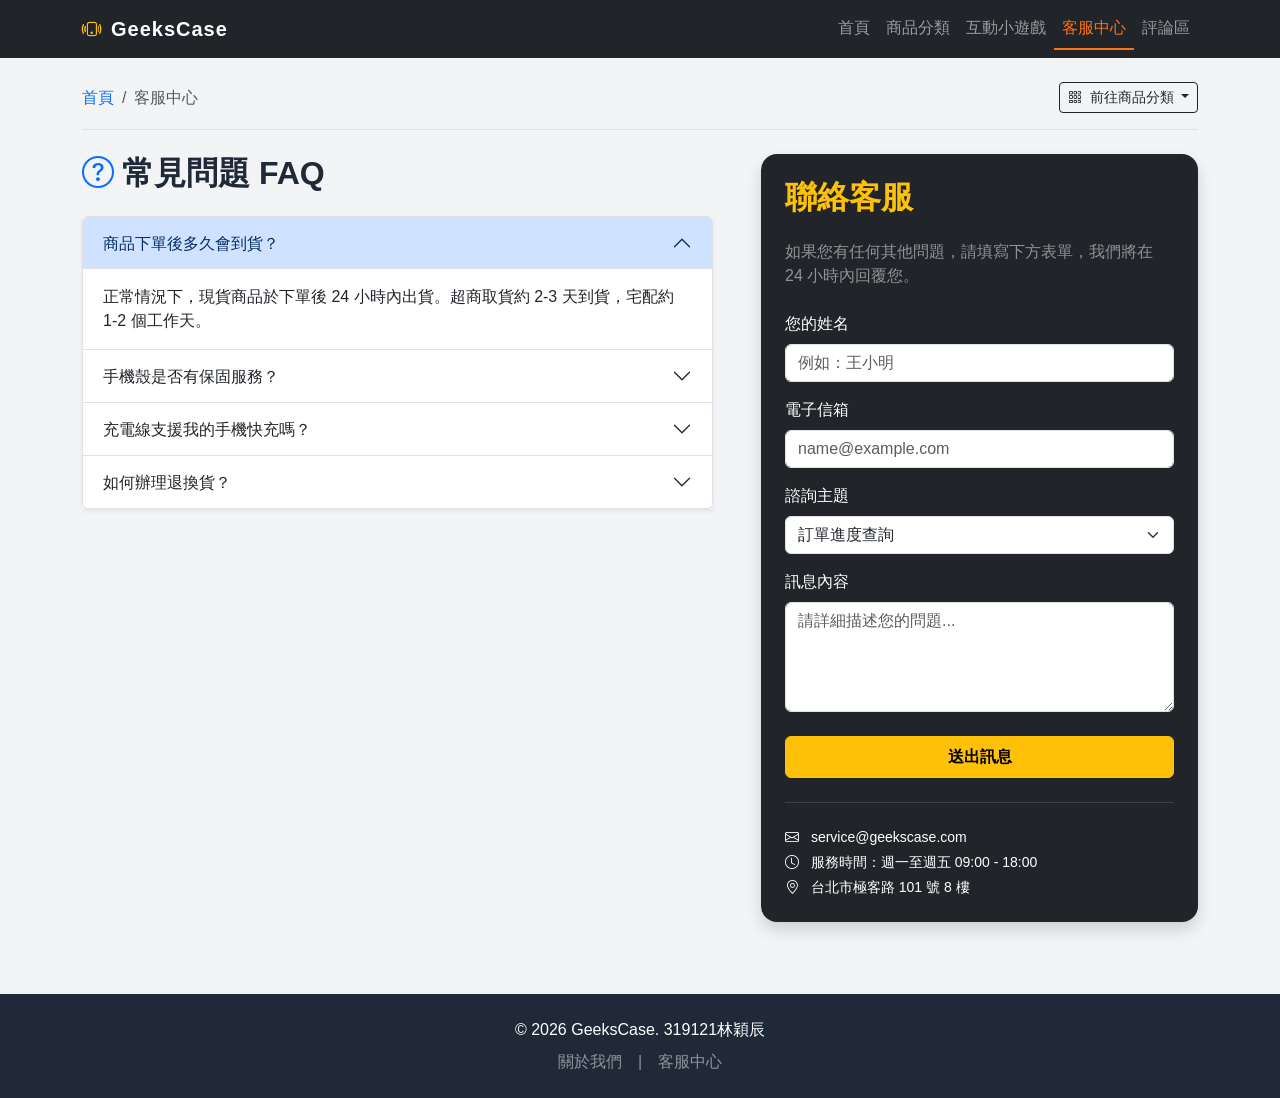
<file: support.html>
<!DOCTYPE html>
<html lang="zh-TW">
<head>
    <meta charset="UTF-8">
    <meta name="viewport" content="width=device-width, initial-scale=1.0">
    <title>GeeksCase | 客服中心</title>
    <link href="https://cdn.jsdelivr.net/npm/bootstrap@5.3.0/dist/css/bootstrap.min.css" rel="stylesheet">
    <link rel="stylesheet" href="css/style.css">
    <link rel="stylesheet" href="https://cdn.jsdelivr.net/npm/bootstrap-icons@1.11.0/font/bootstrap-icons.css">
</head>
<body>

    <nav class="navbar navbar-expand-lg navbar-dark bg-dark sticky-top">
        <div class="container">
            <a class="navbar-brand" href="index.html">
                <i class="bi bi-phone-vibrate text-warning me-2"></i>GeeksCase
            </a>
            <button class="navbar-toggler" type="button" data-bs-toggle="collapse" data-bs-target="#navbarNav">
                <span class="navbar-toggler-icon"></span>
            </button>
            <div class="collapse navbar-collapse" id="navbarNav">
                <ul class="navbar-nav ms-auto">
                    <li class="nav-item"><a class="nav-link" href="index.html">首頁</a></li>
                    <li class="nav-item"><a class="nav-link" href="category.html">商品分類</a></li>
                    <li class="nav-item"><a class="nav-link" href="game.html">互動小遊戲</a></li>
                    <li class="nav-item"><a class="nav-link active" href="support.html">客服中心</a></li>
                    <li class="nav-item"><a class="nav-link" href="reviews.html">評論區</a></li>
                </ul>
            </div>
        </div>
    </nav>

    <main class="container my-4">
        <div class="d-flex flex-column flex-md-row justify-content-between align-items-md-center border-bottom pb-3 mb-4 gap-3">
            <nav aria-label="breadcrumb" class="mb-0">
                <ol class="breadcrumb mb-0">
                    <li class="breadcrumb-item"><a href="index.html" class="text-decoration-none">首頁</a></li>
                    <li class="breadcrumb-item active" aria-current="page">客服中心</li>
                </ol>
            </nav>

            <div class="dropdown">
                <button class="btn btn-outline-dark dropdown-toggle btn-sm" type="button" id="quickSwitchDropdown" data-bs-toggle="dropdown" aria-expanded="false">
                    <i class="bi bi-grid-3x3-gap me-1"></i> 前往商品分類
                </button>
                <ul class="dropdown-menu dropdown-menu-end" aria-labelledby="quickSwitchDropdown">
                    <li><a class="dropdown-item" href="case.html">手機殼</a></li>
                    <li><a class="dropdown-item" href="charger.html">充電器 / 充電線</a></li>
                    <li><a class="dropdown-item" href="powerbank.html">行動電源</a></li>
                    <li><a class="dropdown-item" href="stand.html">磁吸支架</a></li>
                    <li><a class="dropdown-item" href="cooler.html">散熱器</a></li>
                </ul>
            </div>
        </div>

        <section class="row g-5">
            <div class="col-lg-7">
                <h2 class="fw-bold mb-4"><i class="bi bi-question-circle me-2 text-primary"></i>常見問題 FAQ</h2>
                <div class="accordion shadow-sm" id="faqAccordion">
                    
                    <div class="accordion-item">
                        <h2 class="accordion-header">
                            <button class="accordion-button" type="button" data-bs-toggle="collapse" data-bs-target="#faq1">
                                商品下單後多久會到貨？
                            </button>
                        </h2>
                        <div id="faq1" class="accordion-collapse collapse show" data-bs-parent="#faqAccordion">
                            <div class="accordion-body">
                                正常情況下，現貨商品於下單後 24 小時內出貨。超商取貨約 2-3 天到貨，宅配約 1-2 個工作天。
                            </div>
                        </div>
                    </div>

                    <div class="accordion-item">
                        <h2 class="accordion-header">
                            <button class="accordion-button collapsed" type="button" data-bs-toggle="collapse" data-bs-target="#faq2">
                                手機殼是否有保固服務？
                            </button>
                        </h2>
                        <div id="faq2" class="accordion-collapse collapse" data-bs-parent="#faqAccordion">
                            <div class="accordion-body">
                                GeeksCase 提供的軍規手機殼享有 12 個月的結構性保固（非人為外觀受損）。若有黃變情況，部分型號提供「終身換新」服務。
                            </div>
                        </div>
                    </div>

                    <div class="accordion-item">
                        <h2 class="accordion-header">
                            <button class="accordion-button collapsed" type="button" data-bs-toggle="collapse" data-bs-target="#faq3">
                                充電線支援我的手機快充嗎？
                            </button>
                        </h2>
                        <div id="faq3" class="accordion-collapse collapse" data-bs-parent="#faqAccordion">
                            <div class="accordion-body">
                                我們的線材皆通過 MFi 或對應快充協議測試。建議搭配 GaN 充電器使用以達到最大 65W/100W 效能。
                            </div>
                        </div>
                    </div>

                    <div class="accordion-item">
                        <h2 class="accordion-header">
                            <button class="accordion-button collapsed" type="button" data-bs-toggle="collapse" data-bs-target="#faq4">
                                如何辦理退換貨？
                            </button>
                        </h2>
                        <div id="faq4" class="accordion-collapse collapse" data-bs-parent="#faqAccordion">
                            <div class="accordion-body">
                                根據消保法規定，我們提供 7 天鑑賞期。請保持商品包裝完整，並於客服頁面或訂單後台提出申請，我們將安排物流回收。
                            </div>
                        </div>
                    </div>

                </div>
            </div>

            <div class="col-lg-5">
                <div class="card shadow border-0 p-4 bg-dark text-white rounded-4">
                    <h2 class="fw-bold mb-4 text-warning">聯絡客服</h2>
                    <p class="text-white-50 mb-4">如果您有任何其他問題，請填寫下方表單，我們將在 24 小時內回覆您。</p>
                    
                    <form id="contactForm">
                        <div class="mb-3">
                            <label class="form-label">您的姓名</label>
                            <input type="text" class="form-control" placeholder="例如：王小明" required>
                        </div>
                        <div class="mb-3">
                            <label class="form-label">電子信箱</label>
                            <input type="email" class="form-control" placeholder="name@example.com" required>
                        </div>
                        <div class="mb-3">
                            <label class="form-label">諮詢主題</label>
                            <select class="form-select">
                                <option selected>訂單進度查詢</option>
                                <option>退換貨申請</option>
                                <option>產品規格諮詢</option>
                                <option>合作洽談</option>
                            </select>
                        </div>
                        <div class="mb-4">
                            <label class="form-label">訊息內容</label>
                            <textarea class="form-control" rows="4" placeholder="請詳細描述您的問題..." required></textarea>
                        </div>
                        <button type="submit" class="btn btn-warning w-100 fw-bold py-2">送出訊息</button>
                    </form>

                    <hr class="my-4 text-white-50">
                    
                    <div class="contact-info small">
                        <p class="mb-1"><i class="bi bi-envelope me-2"></i> service@geekscase.com</p>
                        <p class="mb-1"><i class="bi bi-clock me-2"></i> 服務時間：週一至週五 09:00 - 18:00</p>
                        <p class="mb-0"><i class="bi bi-geo-alt me-2"></i> 台北市極客路 101 號 8 樓</p>
                    </div>
                </div>
            </div>
        </section>
    </main>

    <footer class="text-white py-4 mt-5">
        <div class="container text-center">
            <p class="mb-2">&copy; 2026 GeeksCase. 319121林穎辰</p>
            <div class="d-flex justify-content-center gap-3">
                <a href="about.html" class="text-white-50 text-decoration-none">關於我們</a>
                <span class="text-white-50">|</span>
                <a href="support.html" class="text-white-50 text-decoration-none">客服中心</a>
            </div>
        </div>
    </footer>

    <script src="https://cdn.jsdelivr.net/npm/bootstrap@5.3.0/dist/js/bootstrap.bundle.min.js"></script>
    <script src="js/main.js"></script>
</body>
</html>
</file>
<file: css/style.css>
/* ==========================================================================
   全域與品牌主題設定 (Theme Styles)
   ========================================================================== */
:root {
    --primary-color: #1e3a8a;    /* 科技深藍 */
    --secondary-color: #f97316;  /* 活力亮橘 */
    --dark-color: #1f2937;       /* 深灰黑 */
    --light-color: #f3f4f6;      /* 淺灰底 */
    --transition-speed: 0.3s;
}

body {
    font-family: 'Helvetica Neue', Arial, 'Noto Sans TC', sans-serif;
    background-color: var(--light-color);
    color: var(--dark-color);
    display: flex;
    flex-direction: column;
    min-height: 100vh;
}

main {
    flex: 1;
}

/* ==========================================================================
   通用元件樣式 (Navbar & Footer)
   ========================================================================== */
.navbar-brand {
    font-weight: 700;
    letter-spacing: 1px;
}

.nav-link.active {
    color: var(--secondary-color) !important;
    border-bottom: 2px solid var(--secondary-color);
}

footer {
    background-color: var(--dark-color);
}

/* ==========================================================================
   首頁與商品頁元件 (Hero & Cards)
   ========================================================================== */
.hero-section {
    background: linear-gradient(135deg, var(--primary-color) 0%, #3b82f6 100%);
    color: white;
    padding: 100px 0;
}

.product-card {
    border: none;
    border-radius: 12px;
    overflow: hidden;
    box-shadow: 0 4px 6px rgba(0, 0, 0, 0.05);
    transition: transform var(--transition-speed) ease, box-shadow var(--transition-speed) ease;
}

.product-card:hover {
    transform: translateY(-5px);
    box-shadow: 0 10px 20px rgba(0, 0, 0, 0.12);
}

.product-card img {
    height: 250px;
    object-fit: cover;
    transition: transform var(--transition-speed) ease;
}

.product-card:hover img {
    transform: scale(1.05);
}

.btn-primary {
    background-color: var(--primary-color);
    border-color: var(--primary-color);
}

.btn-primary:hover {
    background-color: #1d4ed8;
    border-color: #1d4ed8;
}

.btn-outline-secondary-custom {
    color: var(--secondary-color);
    border-color: var(--secondary-color);
}

.btn-outline-secondary-custom:hover {
    background-color: var(--secondary-color);
    color: white;
}

/* ==========================================================================
   JavaScript 小遊戲專屬樣式 (Memory Game)
   ========================================================================== */
.game-container {
    max-width: 600px;
    margin: 0 auto;
}

.game-board {
    display: grid;
    grid-template-columns: repeat(4, 1fr);
    gap: 15px;
    perspective: 1000px;
}

.game-card {
    height: 120px;
    position: relative;
    transform-style: preserve-3d;
    transition: transform 0.6s;
    cursor: pointer;
}

.game-card.flipped {
    transform: rotateY(180deg);
}

.game-card-front, .game-card-back {
    position: absolute;
    width: 100%;
    height: 100%;
    backface-visibility: hidden;
    border-radius: 8px;
    display: flex;
    align-items: center;
    justify-content: center;
    box-shadow: 0 4px 8px rgba(0,0,0,0.1);
}

/* 卡片背面（蓋牌時） */
.game-card-back {
    background-color: var(--primary-color);
    color: white;
    font-size: 2rem;
}

/* 卡片正面（翻開時） */
.game-card-front {
    background-color: white;
    transform: rotateY(180deg);
    padding: 10px;
}

.game-card-front img {
    max-width: 100%;
    max-height: 100%;
    object-fit: contain;
}

.game-card.matched {
    transform: rotateY(180deg);
    pointer-events: none;
    opacity: 0.7;
}
</file>
